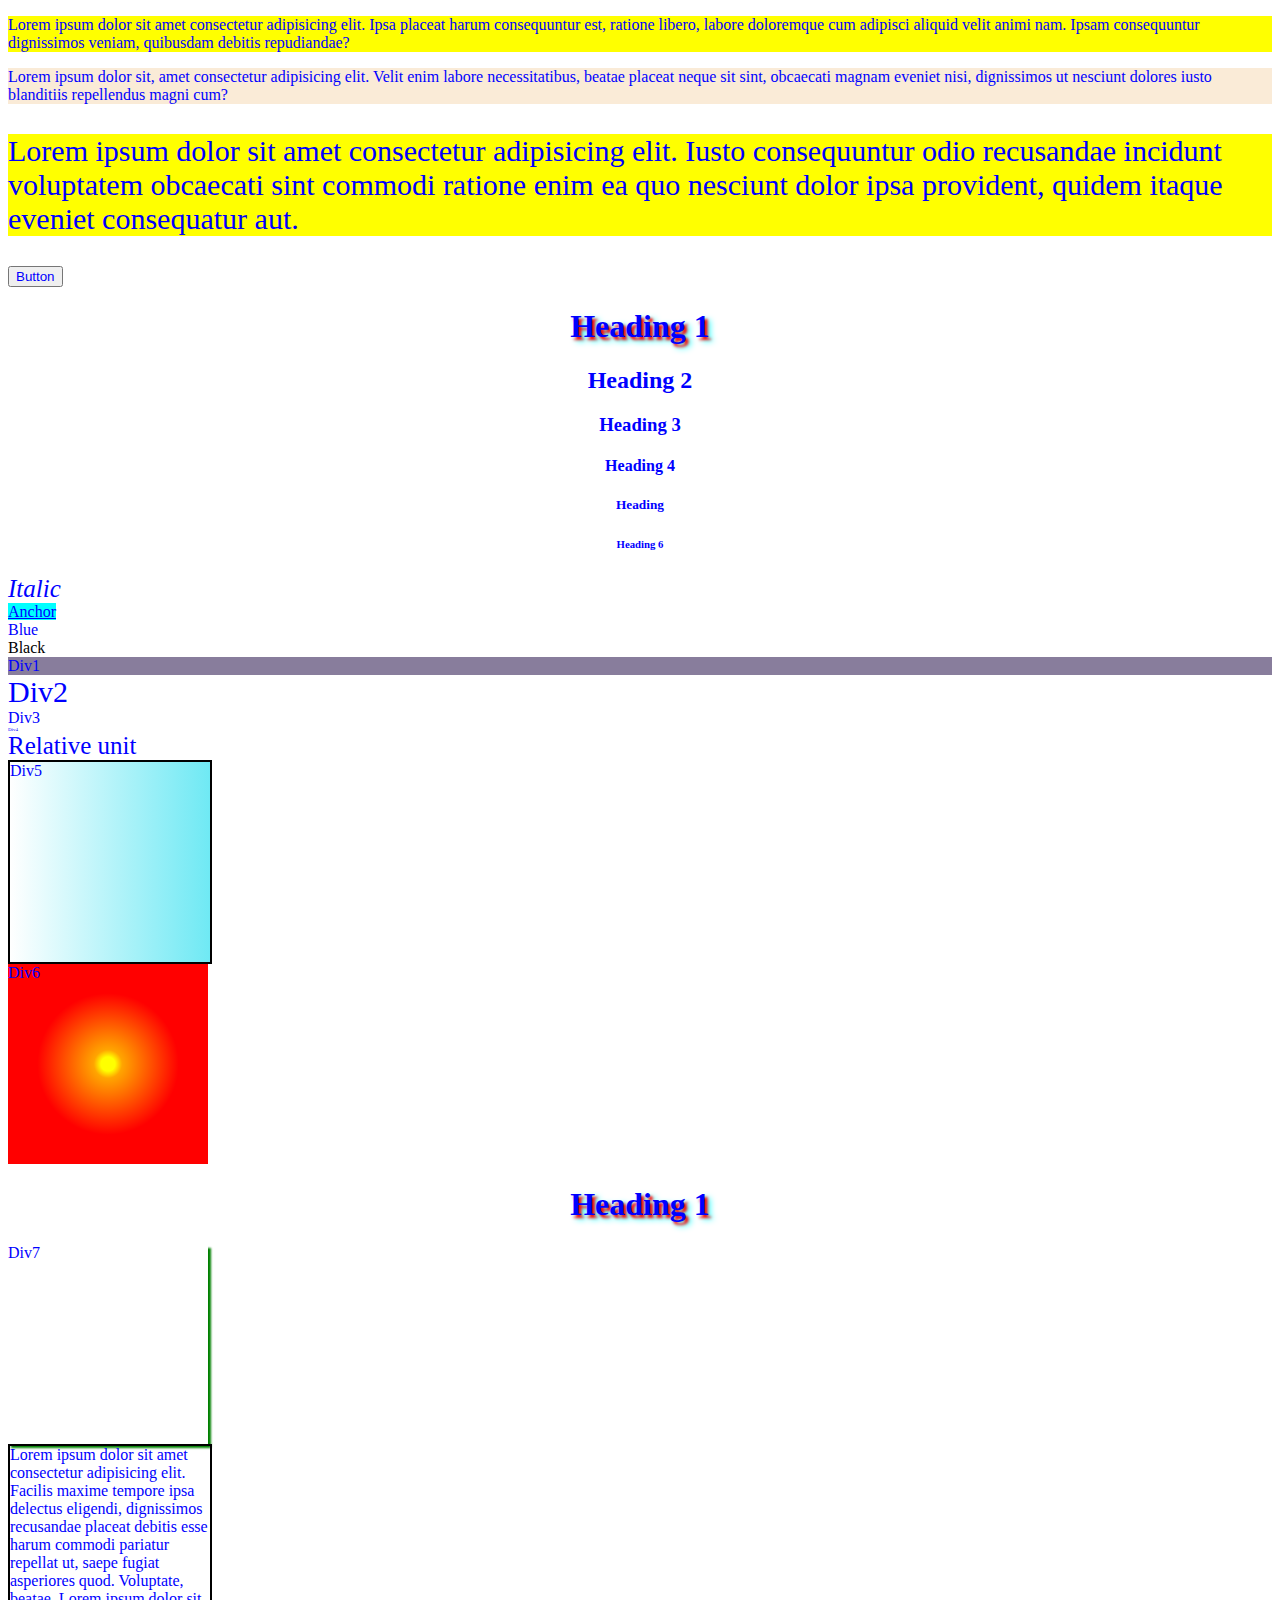
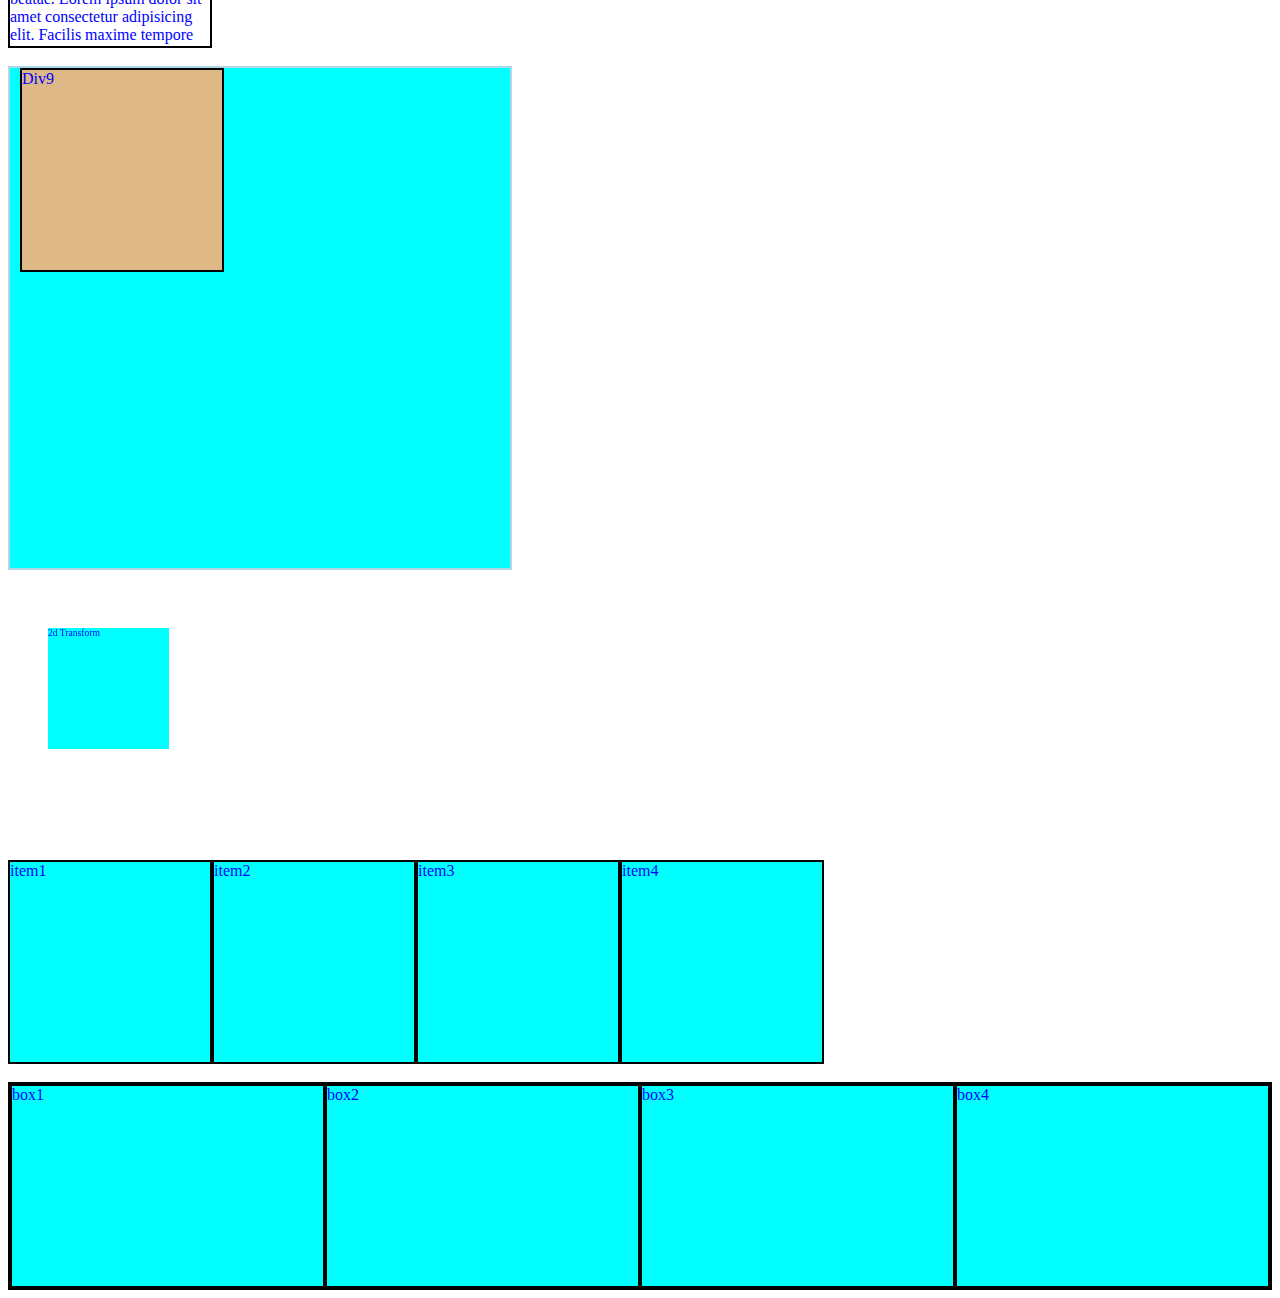
<file: index.html>
<!DOCTYPE html>
<html lang="en">
<head>
    <meta charset="UTF-8">
    <meta name="viewport" content="width=device-width, initial-scale=1.0">
    <title>Document</title>
    <link rel="stylesheet" href="style.css">
    <link rel="icon"  href="cssimg.png">
</head>
<body>
 
    <!--A CSS selector selects the HTML element(s) you want to style-->
    
    <p>Lorem ipsum dolor sit amet consectetur adipisicing elit. Ipsa placeat harum consequuntur est, ratione libero, 
        labore doloremque cum adipisci aliquid velit animi nam. Ipsam consequuntur dignissimos veniam, quibusdam debitis repudiandae?</p>
        
      <p id="para">Lorem ipsum dolor sit, amet consectetur adipisicing elit. Velit enim labore necessitatibus, beatae placeat neque
             sit sint, obcaecati magnam eveniet nisi, dignissimos ut nesciunt dolores iusto blanditiis repellendus magni cum?</p>

    <p class="p3">Lorem ipsum dolor sit amet consectetur adipisicing elit. Iusto consequuntur odio recusandae
    incidunt voluptatem obcaecati sint commodi ratione enim ea quo nesciunt dolor ipsa provident, quidem itaque eveniet consequatur aut.</p>

    <button>Button</button>
    <h1>Heading 1</h1>
    <h2>Heading 2</h2>
    <h3>Heading 3</h3>
    <h4>Heading 4</h4>
    <h5>Heading</h5>
    <h6>Heading 6</h6>

    <div>
        <i>Italic</i>
    </div>
    <a href="#" target="_blank">Anchor</a>
    <!--The box model is the basic building block of website
    Padding - space b/w content and border
    Margin - Space around the element-->

    <!--Colors in css
    Hexadecimal colors - A hexadecimal colors is specified with #RRGGBB where RR = red, GG = green, bb = blue-->
    <div style="color: #0000ff;">Blue</div>
    <div style="color: #000000;">Black</div>

    <!--RGB - An rgb color value is specified with rgba() function
    Intencity of color range 0-255-->
    <div style="background-color: rgba(123, 111, 145, 0.9);">Div1</div>

    <!--Units in css
    Absolute unit - It is fixed not vary
   Eg - px,cm,in,px-->
<div style="font-size: 30px;">Div2</div>

<!--Percentage unit - It depend on parent element-->
<div style="height: 100%;">
    Div3
</div>

<!--Relative unit - It depend on other(font size) element
em - Relative parent font size
rem - Relative to root element -->
<div class="hh">Div4
    <div class="unit">Relative unit</div>
</div>

<!--Css gradient - It display smooth transition b/w two or more specified colors-->
<!--Linear Gradient-->

<div class="div5">Div5</div>
<!--Radical gradient - It defined by its center-->
<div class="div6">Div6</div>

<h1 class="h1">Heading 1</h1>
<div class="div7">Div7</div>

<div class="div8">Lorem ipsum dolor sit amet consectetur adipisicing elit. Facilis maxime tempore ipsa delectus eligendi, 
    dignissimos recusandae placeat debitis esse harum commodi pariatur repellat ut, saepe fugiat asperiores quod. Voluptate, beatae.
    Lorem ipsum dolor sit amet consectetur adipisicing elit. Facilis maxime tempore ipsa delectus eligendi, 
    dignissimos recusandae placeat debitis esse harum commodi pariatur repellat ut, saepe fugiat asperiores quod. Voluptate, beatae
    Lorem ipsum dolor sit amet consectetur adipisicing elit. Facilis maxime tempore ipsa delectus eligendi, 

</div><br>

<div class="pra">
<div class="div9">Div9</div>
</div> <br>

<!--Css transform allow you to make move, rotate, scale and skew elements-->
 <div id="transform">2d Transform</div><br><br><br><br>
 <div id="container">
    <div class="item">item1</div>
    <div class="item">item2</div>
    <div class="item">item3</div>
    <div class="item">item4</div>
</div><br> 

<!--flex-items properties-->

<div class="contain">
    <div class="box" id="box1">box1</div>
    <div class="box" id="box2">box2</div>
    <div class="box" id="box3">box3</div>
    <div class="box" id="box4">box4</div>
</div>


</body>
</html>
</file>
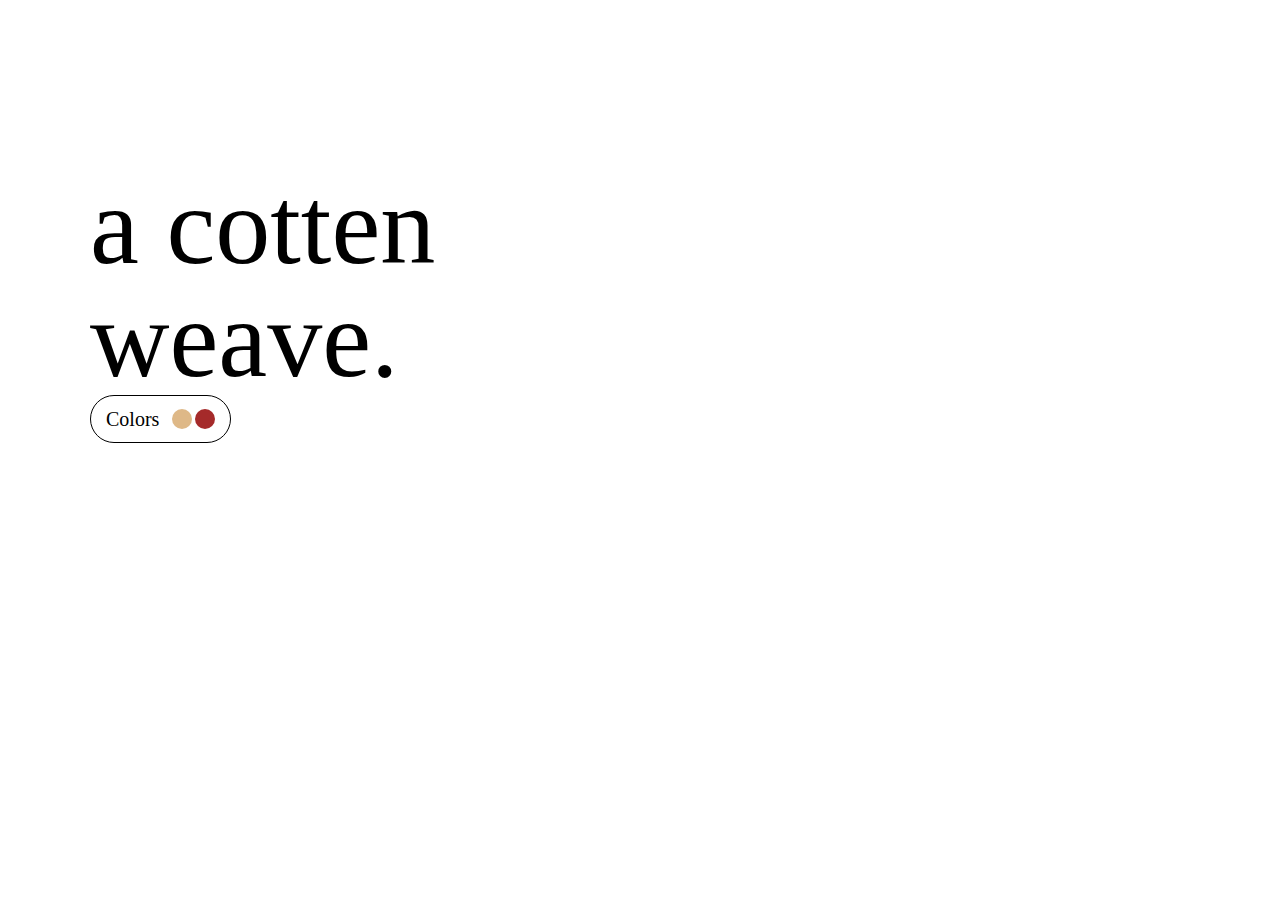
<file: ACottonWeave/index.html>
<!DOCTYPE html>
<html lang="en">
<head>
    <meta charset="UTF-8">
    <meta name="viewport" content="width=device-width, initial-scale=1.0">
    <title></title>
    <link rel="stylesheet" href="style.css">
</head>
<body>

    <div id="main">
        <div id="left">
            <h1>a cotten<br> weave.</h1>
            <div id="bottom-left">
                <div id="color">
                    <h5>Colors</h5>
                    <div id="color1"></div>
                    <div id="color2"></div>
                </div>
            </div>
        </div>
        <div id="right"></div>
    </div>
</body>
</html>
</file>
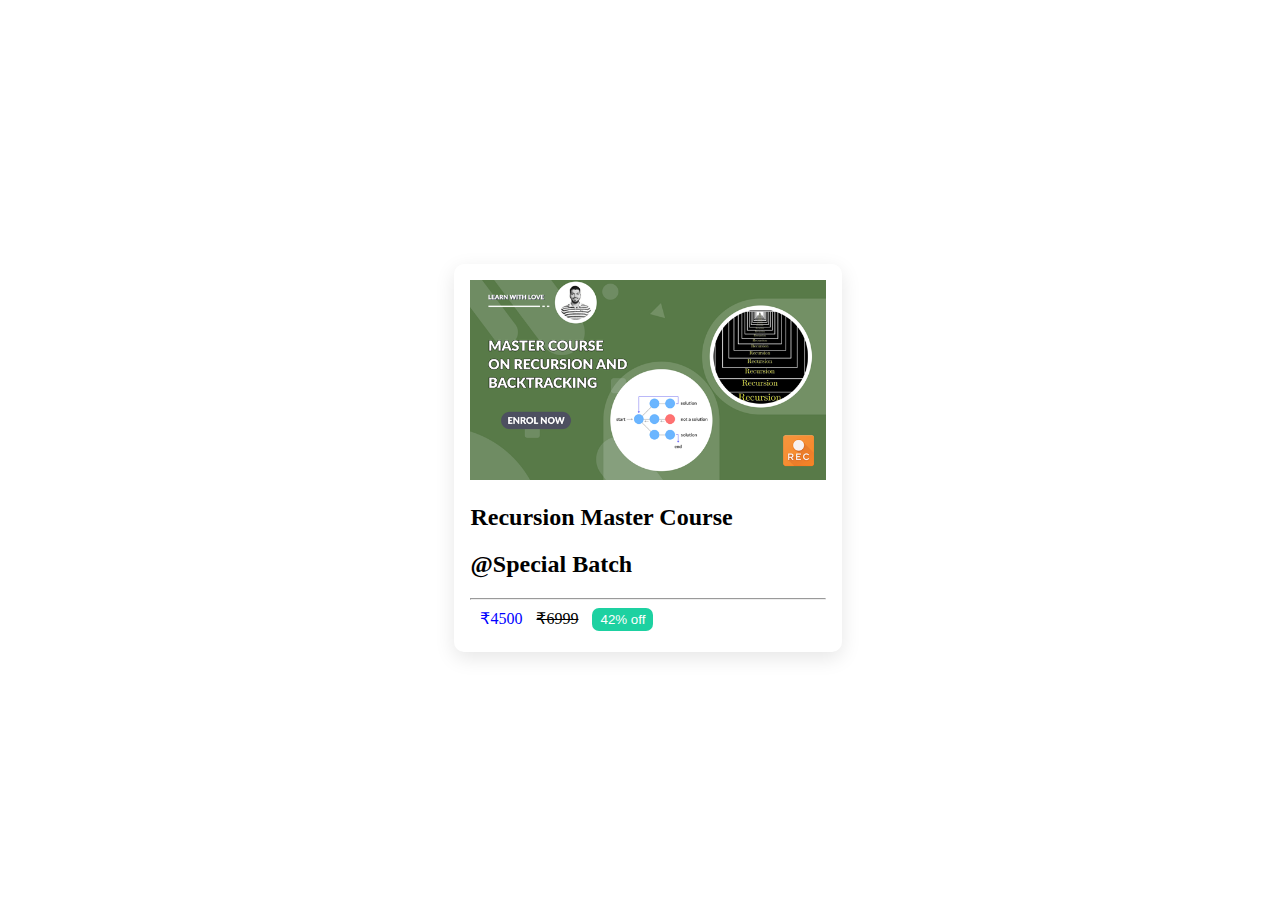
<file: Cardproject/index.html>
<!DOCTYPE html>
<html lang="en">
<head>
    <meta charset="UTF-8">
    <meta name="viewport" content="width=device-width, initial-scale=1.0">
    <title>CardProject</title>
    <link rel="stylesheet" href="style.css">
</head>
<body>
 
  <div class="container">
    <div class="card">
    <img src="cardimg.jpg">
    <div>
        <h2>Recursion Master Course</h2>
        <h2> @Special Batch</h2>
        <hr>
       
        <div class="text">
        <span>&#8377;4500</span>
        <del>&#8377;6999</del>
        <button>42% off</button></div>
        
      </div>
    </div>
</div>
</body>
</html>
</file>
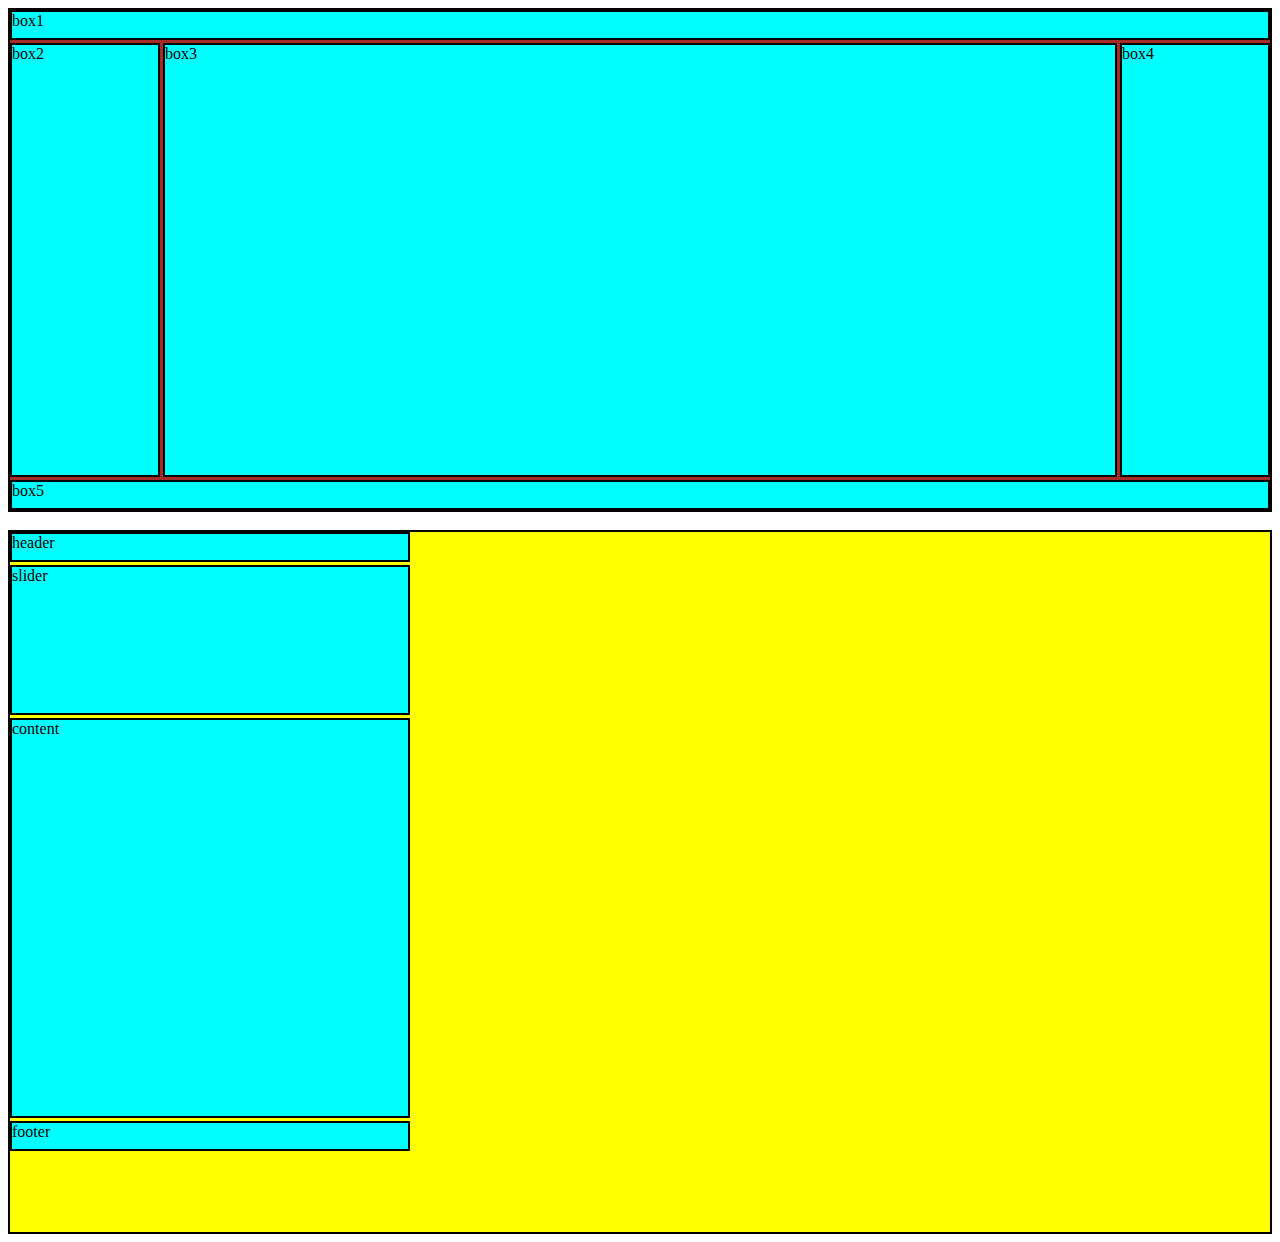
<file: Grid/index.html>
<!DOCTYPE html>
<html lang="en">
<head>
    <meta charset="UTF-8">
    <meta name="viewport" content="width=device-width, initial-scale=1.0">
    <title>Grid</title>
    <link rel="stylesheet" href="style.css">
</head>
<body>

    <!--grid - It is layout which is collection of rows and column. There is gap b/w them which is called gutter-->
<div class="contain">
    <div class="box" id="box1">box1</div>
    <div class="box" id="box2">box2</div>
    <div class="box" id="box3">box3</div>
    <div class="box" id="box4">box4</div>
    <div class="box" id="box5">box5</div>
    <!-- <div class="item" id="item5">item5</div>
    <div class="item" id="item6">item6</div>
    <div class="item" id="item7">item7</div>
    <div class="item" id="item8">item8</div>
    <div class="item" id="item9">item9</div>
    <div class="item" id="item10">item10</div>
    <div class="item" id="item11">item11</div>
    <div class="item" id="item12">item12</div> -->
</div><br>

<!--grid template area - It is the property used to name the rows and columns of a grid
and to sets its layout -->
<div class="container">
    <div class="item" id="header">header</div>
    <div class="item" id="slider">slider</div>
    <div class="item" id="content">content</div>
    <div class="item" id="footer">footer</div>
</div>

</body>
</html>
</file>
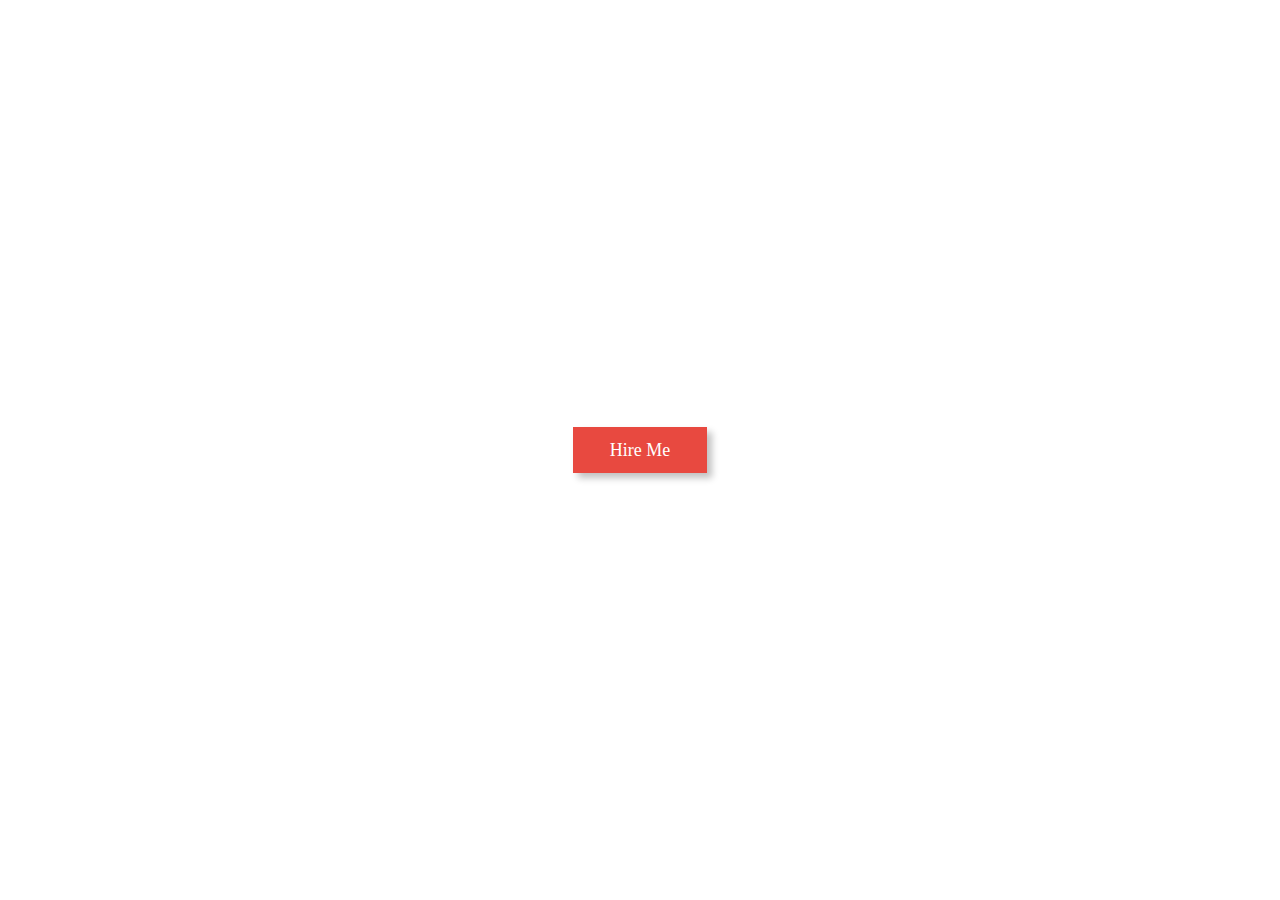
<file: hireme/index.html>
<!DOCTYPE html>
<html lang="en">
<head>
    <meta charset="UTF-8">
    <meta name="viewport" content="width=device-width, initial-scale=1.0">
    <title>HireMe Button</title>
    <link rel="stylesheet" href="style.css">
</head>
<body>

    <div id="wrapper">
        <div class="btn-pink">Hire Me</div>
    </div>
    
</body>
</html>
</file>
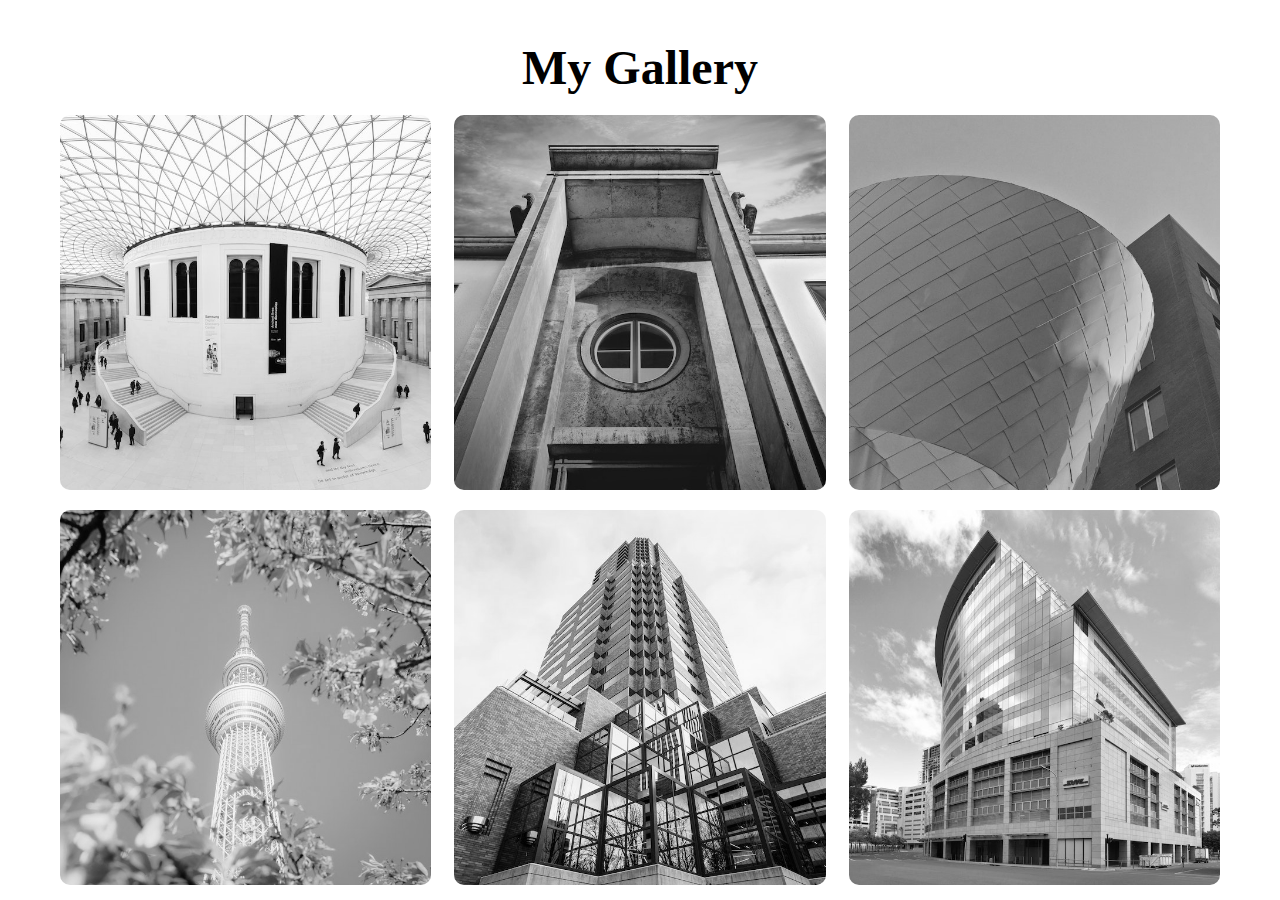
<file: imageGallery/index.html>
<!DOCTYPE html>
<html lang="en">
<head>
    <meta charset="UTF-8">
    <meta name="viewport" content="width=device-width, initial-scale=1.0">
    <title>Image Gallery</title>
    <link rel="stylesheet" href="style.css">
</head>
<body>
 <div id="wrapper">
    <div class="container">
        <h1>My Gallery</h1>
        <div class="gallery">
            <figure class="card">
                <img src="assets/image1.jpg" alt="">
                <figcaption>image1</figcaption>
            </figure>
                        <figure class="card">
                <img src="assets/image2.jpeg" alt="">
                <figcaption>image2</figcaption>
            </figure>
                        <figure class="card">
                <img src="assets/image3.jpeg" alt="">
                <figcaption>image3</figcaption>
            </figure>
                        <figure class="card">
                <img src="assets/image4.jpeg" alt="">
                <figcaption>image4</figcaption>
            </figure>
                        <figure class="card">
                <img src="assets/image5.jpeg" alt="">
                <figcaption>image5</figcaption>
            </figure>
                        <figure class="card">
                <img src="assets/image6.jpeg" alt="">
                <figcaption>image6</figcaption>
            </figure>

             <figure class="card">
                <img src="assets/image7.jpeg" alt="">
                <figcaption>image7</figcaption>
            </figure>

             <figure class="card">
                <img src="assets/image8.jpeg" alt="">
                <figcaption>image8</figcaption>
            </figure>

             <figure class="card">
                <img src="assets/image9.jpeg" alt="">
                <figcaption>image9</figcaption>
            </figure>
        </div>
    </div>
 </div>   
</body>
</html>
</file>
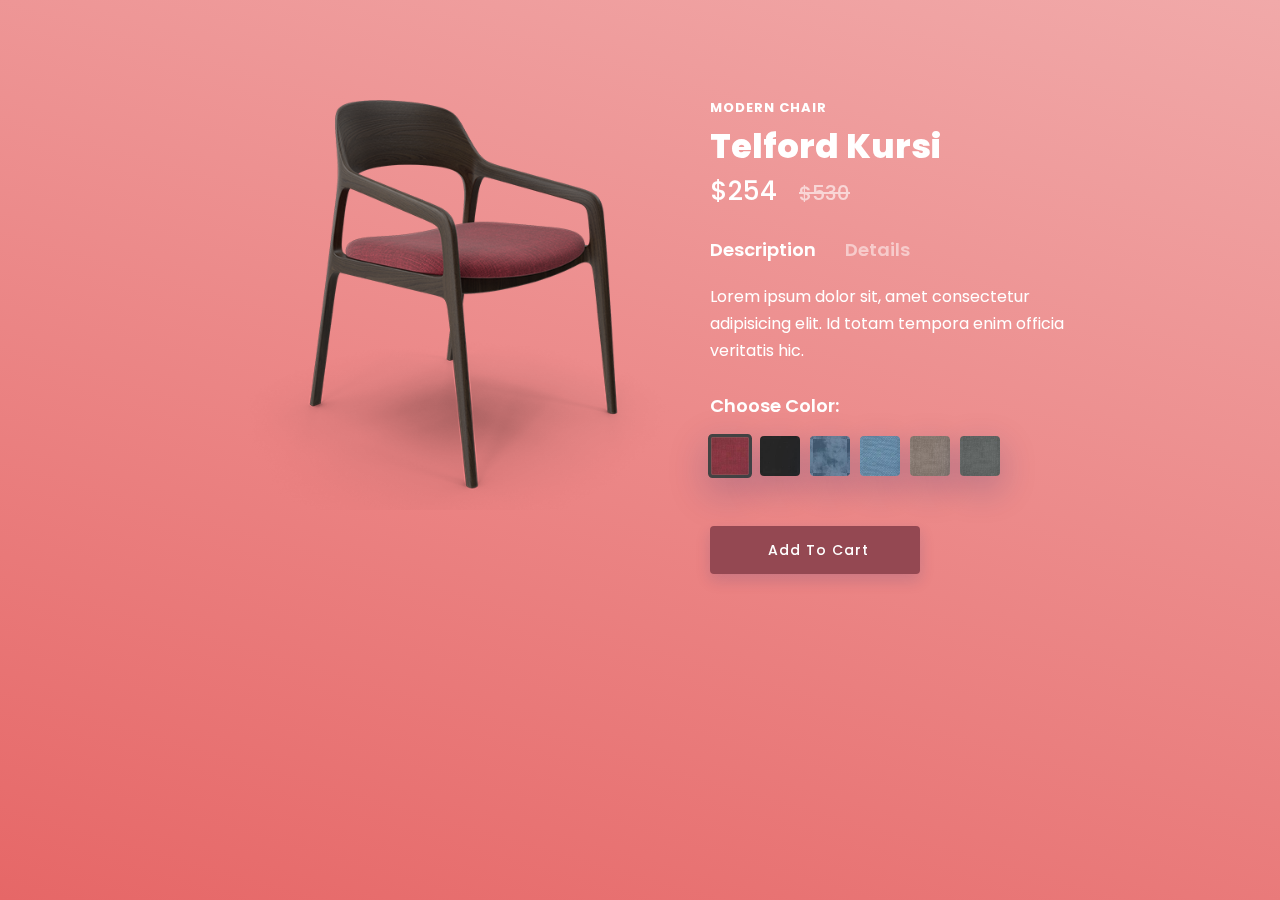
<file: ModernChair/index.html>
<!DOCTYPE html>
<html lang="en">
<head>
    <meta charset="UTF-8">
    <meta name="viewport" content="width=device-width, initial-scale=1.0">
    <title>Modern Chair</title>
    <link rel="stylesheet" href="style.css">
</head>
<body>

    <div class="section-fluid-main">
		<div class="section">
			<div class="info-wrap mob-margin">
				<p class="title-up">Modern chair</p>
				<h2>Telford Kursi</h2>
				<h4>$254 <span>$530</span></h4>
				<div class="section-fluid">
					<input class="desc-btn" type="radio" id="desc-1" name="desc-btn" checked />
					<label for="desc-1">Description</label>
					<input class="desc-btn" type="radio" id="desc-2" name="desc-btn" />
					<label for="desc-2">Details</label>
					<div class="section-fluid desc-sec accor-1">
						<p>
							Lorem ipsum dolor sit, amet consectetur adipisicing elit. Id totam tempora enim officia
							veritatis hic.
						</p>
					</div>
					<div class="section-fluid desc-sec accor-2">
						<div class="section-inline">
							<p><span>80</span>cm<br />Length</p>
						</div>
						<div class="section-inline">
							<p><span>65</span>cm<br />Width</p>
						</div>
						<div class="section-inline">
							<p><span>90</span>cm<br />Height</p>
						</div>
						<div class="section-inline">
							<p><span>17.6</span>lbs<br />Weight</p>
						</div>
					</div>
				</div>
				<h5>Choose Color:</h5>
			</div>
			<input class="color-btn for-color-1" type="radio" id="color-1" name="color-btn" checked />
			<label class="first-color" for="color-1"></label>
			<input class="color-btn for-color-2" type="radio" id="color-2" name="color-btn" />
			<label class="color-2" for="color-2"></label>
			<input class="color-btn for-color-3" type="radio" id="color-3" name="color-btn" />
			<label class="color-3" for="color-3"></label>
			<input class="color-btn for-color-4" type="radio" id="color-4" name="color-btn" />
			<label class="color-4" for="color-4"></label>
			<input class="color-btn for-color-5" type="radio" id="color-5" name="color-btn" />
			<label class="color-5" for="color-5"></label>
			<input class="color-btn for-color-6" type="radio" id="color-6" name="color-btn" />
			<label class="color-6" for="color-6"></label>
			<div class="info-wrap">
				<a href="#" class="btn"><i class="uil uil-shopping-cart icon"></i> Add To Cart</a>
			</div>
			<div class="img-wrap chair-1"></div>
			<div class="img-wrap chair-2"></div>
			<div class="img-wrap chair-3"></div>
			<div class="img-wrap chair-4"></div>
			<div class="img-wrap chair-5"></div>
			<div class="img-wrap chair-6"></div>
			<div class="back-color"></div>
			<div class="back-color chair-2"></div>
			<div class="back-color chair-3"></div>
			<div class="back-color chair-4"></div>
			<div class="back-color chair-5"></div>
			<div class="back-color chair-6"></div>
		</div>
	</div>
</body>  
</html>
</file>
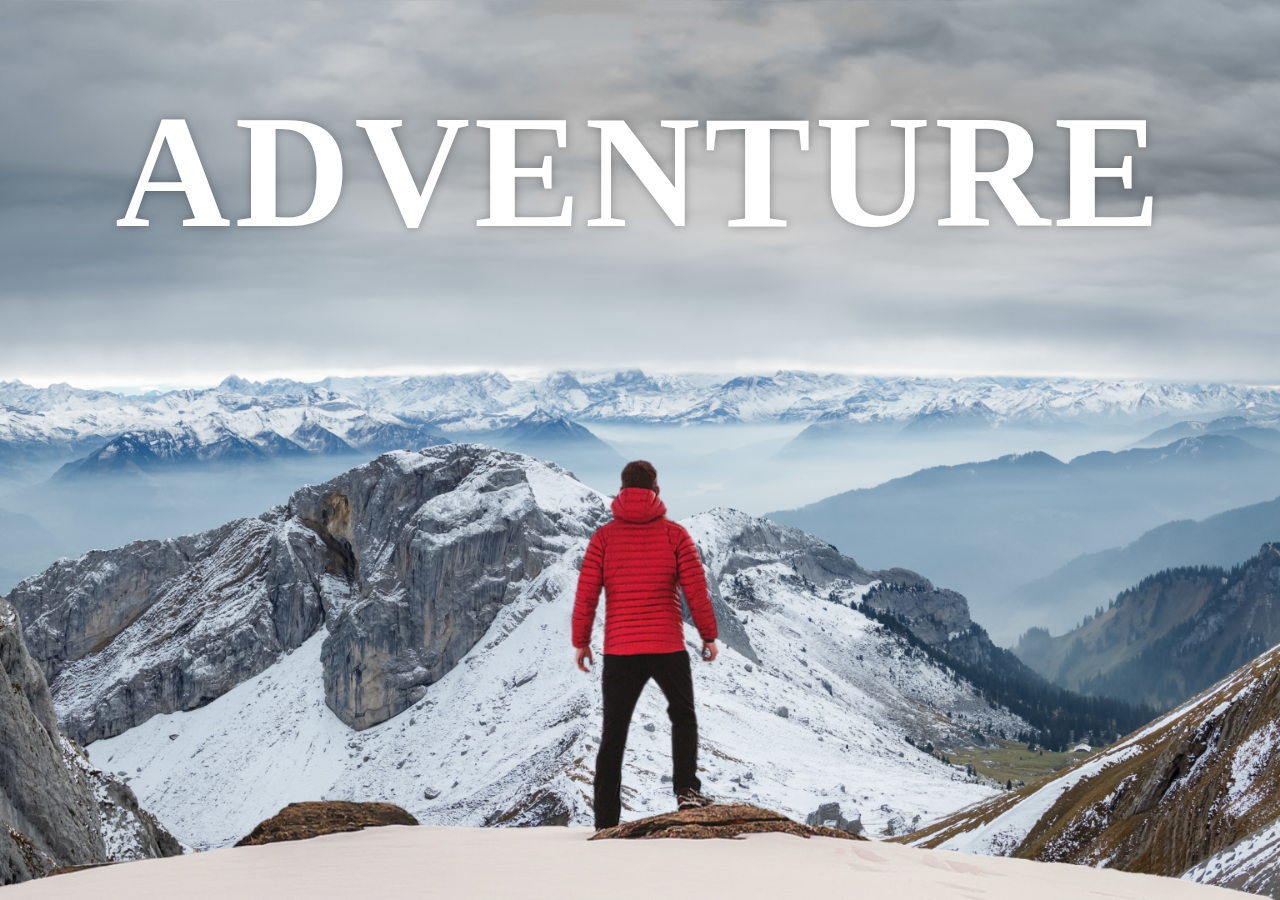
<file: parallaxeffect/index.html>
<!DOCTYPE html>
<html lang="en">
<head>
    <meta charset="UTF-8">
    <meta name="viewport" content="width=device-width, initial-scale=1.0">
    <title>ParallaxEffect</title>
    <link rel="stylesheet" href="style.css">
</head>
<body>
    
    <div class="wrapper">
    <div class="container">
        <img src="background.png" class="background">
        <img src="foreground.png" class="foreground">
        <h1>ADVENTURE</h1>
    </div>

    <section>
        <h2 class="secHeading">Adventure Time</h2>
        <p class="text">Lorem ipsum dolor, sit amet consectetur adipisicing elit. Molestiae distinctio blanditiis expedita non fuga itaque labore praesentium facilis quod aut? 
            Consequatur alias ullam blanditiis obcaecati eos iure, quibusdam quod officia.<br><br>Lorem ipsum dolor sit amet consectetur adipisicing elit. Et, aperiam sint iusto obcaecati numquam quibusdam quam tempora, deserunt autem eligendi facere nemo veritatis. Dolor sunt delectus eligendi numquam a consequuntur!</p>
    
    <div class="bg bg1">
        <h2 class="desc">BIKING</h2>

    </div>
<p class="text">Lorem ipsum dolor, sit amet consectetur adipisicing elit. Molestiae distinctio blanditiis expedita non fuga itaque labore praesentium facilis quod aut? 
            Consequatur alias ullam blanditiis obcaecati eos iure, quibusdam quod officia.<br><br>Lorem ipsum dolor sit amet consectetur adipisicing elit. Et, aperiam sint iusto obcaecati numquam quibusdam quam tempora, deserunt autem eligendi facere nemo veritatis. Dolor sunt delectus eligendi numquam a consequuntur!</p>


            <div class="bg bg2">
                <h2 class="desc">PARA GLIDING</h2>
        
            </div>
        <p class="text">Lorem ipsum dolor, sit amet consectetur adipisicing elit. Molestiae distinctio blanditiis expedita non fuga itaque labore praesentium facilis quod aut? 
                    Consequatur alias ullam blanditiis obcaecati eos iure, quibusdam quod officia.<br><br>Lorem ipsum dolor sit amet consectetur adipisicing elit. Et, aperiam sint iusto obcaecati numquam quibusdam quam tempora, deserunt autem eligendi facere nemo veritatis. Dolor 
                    sunt delectus eligendi numquam a consequuntur!</p>

                    <div class="bg bg3">
                        <h2 class="desc">SURFING</h2>
                
                    </div>
                <p class="text">Lorem ipsum dolor, sit amet consectetur adipisicing elit. Molestiae distinctio blanditiis expedita non fuga itaque labore praesentium facilis quod aut? 
                            Consequatur alias ullam blanditiis obcaecati eos iure, quibusdam quod officia.<br><br>Lorem ipsum dolor sit amet consectetur adipisicing elit. Et, aperiam sint iusto obcaecati numquam quibusdam quam tempora, deserunt autem eligendi facere nemo 
                            veritatis. Dolor sunt delectus eligendi numquam a consequuntur!</p>
        </section>
   

</div>

</body>
</html>
</file>
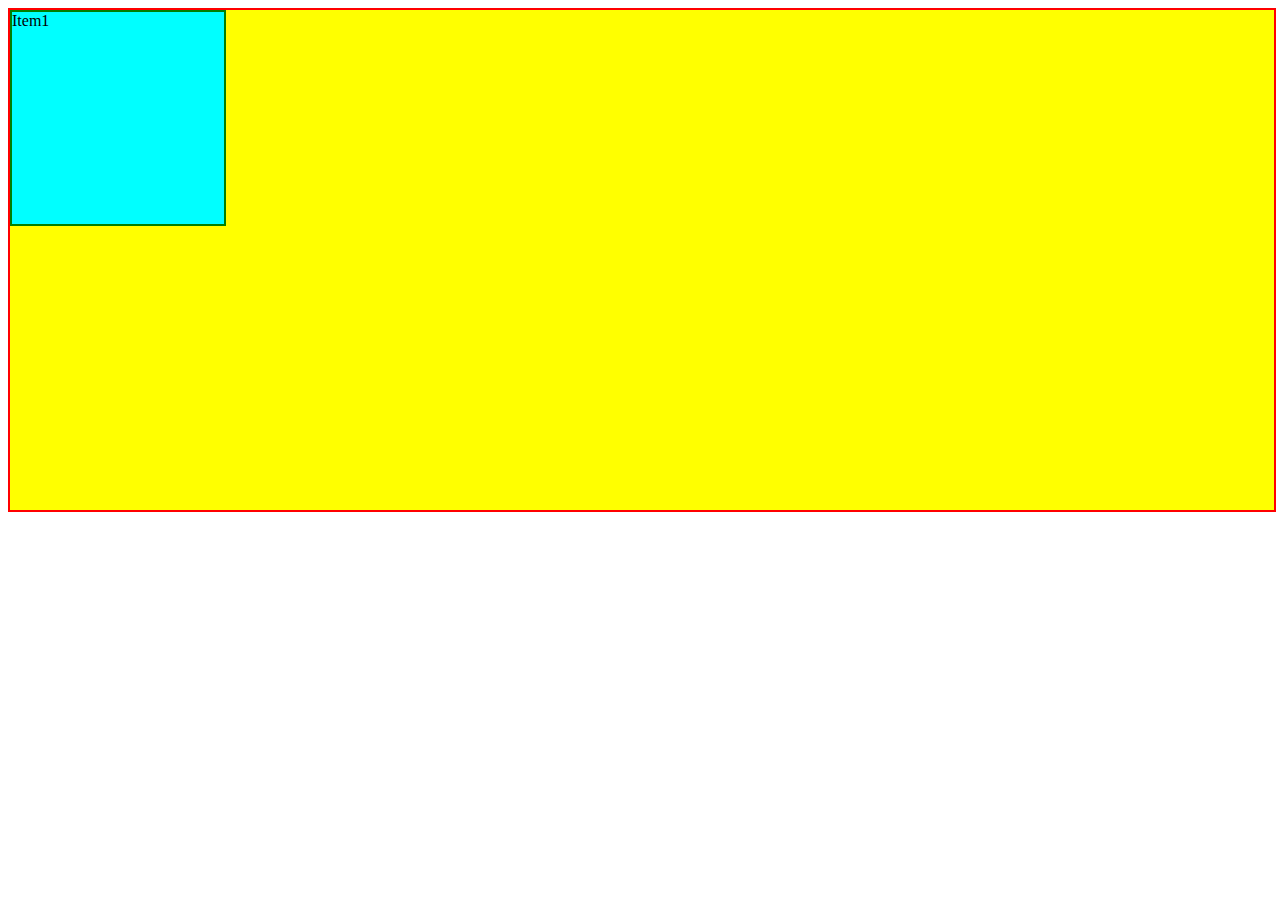
<file: Transitions&Animations/index.html>
<!DOCTYPE html>
<html lang="en">
<head>
    <meta charset="UTF-8">
    <meta name="viewport" content="width=device-width, initial-scale=1.0">
    <title>Transitions And Animations</title>
    <link rel="stylesheet" href="style.css">
</head>
<body>
    <!--Transition-->
   <!-- <div class="container">
    <div class="box">
        Box
    </div>
   </div>  -->

   <!--Animation-->
   <div class="parent">
    <div class="item">Item1</div>
   </div>
</body>
</html>
</file>
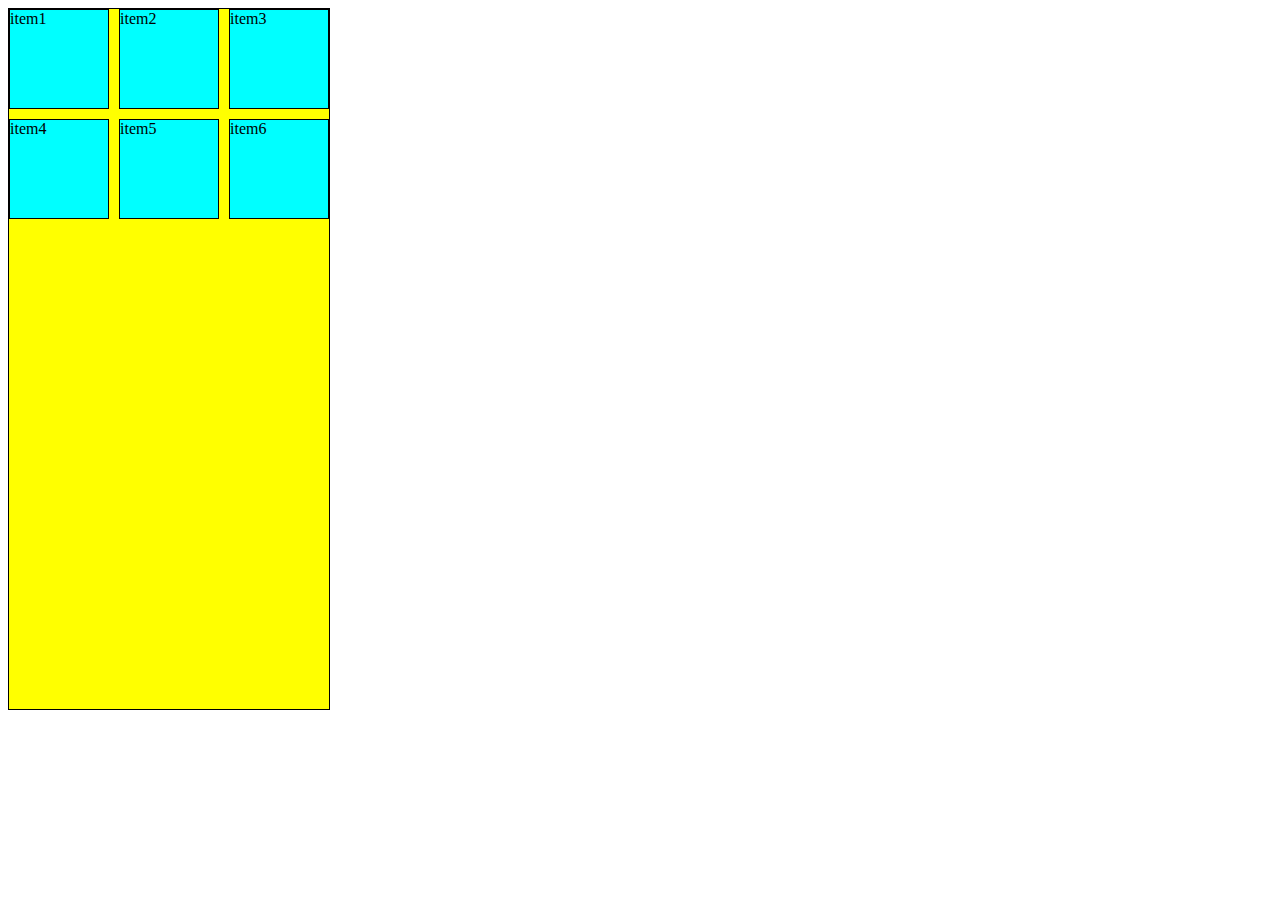
<file: Grid/advancegrid/index.html>
<!DOCTYPE html>
<html lang="en">
<head>
    <meta charset="UTF-8">
    <meta name="viewport" content="width=device-width, initial-scale=1.0">
    <title>Advance grid</title>
    <link rel="stylesheet" href="style.css">
</head>
<body>
    
    <!--grid auto rows and columns-->
    
    <!-- <div class="container">
        <div class="box" id="header">Header</div>
        <div class="box" id="sidebar">Sidebar</div>
        <div class="box" id="content">Content</div>
        <div class="box" id="footer">Footer</div>
        <div class="box" id="header">Header</div>
        <div class="box" id="sidebar">Sidebar</div>
        <div class="box" id="content">Content</div>
        <div class="box" id="footer">Footer</div>
        <div class="box" id="header">Header</div>
        <div class="box" id="sidebar">Sidebar</div>
        <div class="box" id="content">Content</div>
        <div class="box" id="footer">Footer</div>
        <div class="box" id="header">Header</div>
        <div class="box" id="sidebar">Sidebar</div>
        <div class="box" id="content">Content</div>
        <div class="box" id="footer">Footer</div>
        <div class="box" id="header">Header</div>
        <div class="box" id="sidebar">Sidebar</div>
        <div class="box" id="content">Content</div>
        <div class="box" id="footer">Footer</div>
        <div class="box" id="header">Header</div>
        <div class="box" id="sidebar">Sidebar</div>
        <div class="box" id="content">Content</div>
        <div class="box" id="footer">Footer</div>
    </div> -->

    <div class="contain">
        <div class="item" id="item1">item1</div>
        <div class="item" id="item2">item2</div>
        <div class="item" id="item3">item3</div>
        <div class="item" id="item4">item4</div>
        <div class="item" id="item5">item5</div>
        <div class="item" id="item6">item6</div>
    </div>


</body>
</html>
</file>
<file: style.css>
/* Element Selector */
p{
    background-color: yellow;
}

/* ID Selector -  when you select element using id selector */
#para{
    background-color: antiquewhite;
}

/* Class Selector - select element using class */
.p3{
    font-size: 30px;
}

/* Pseudo-classes selector is keyword added to selector that specifies a special state of the selected elements */
button:hover{
    background-color: aquamarine;
}

/* Select Multiple elements for style separating them with commas */
h1, h2, h3, h4, h5, h6{
  text-align: center;
}

/* Universal Selector in CSS is used to select all the elements on the HTML page, such as <p>, <h1>, <img> etc. */
*{
    color: blue;
}

/* Nested selector select element inside the another element */
div i{
    font-size: 25px;
}

/* The [attribute] selector is used to select elements with a specified attribute. */

a[target]{
 background-color: aqua;
}

 .hh{
    font-size: 5px;
} 

.unit{
    font-size: 5em;
}

.div5{
    /* background-image: linear-gradient(to right, red,blue);
    background-image: linear-gradient(90deg, red, blue); */
    background-image: linear-gradient(to right, rgba(255,0,0,0), rgba(111,233,244));
    height: 200px;
    width: 200px;
    border: 2px solid black;
}

.div6{
    /* background-image: radial-gradient(red, green, blue, orange); */
    background-image: radial-gradient(yellow 5%, orange 10%, red 50%);
    height: 200px;
    width: 200px;
}

/*Shadow*/

h1{
    /* text-shadow: 3px 4px 3px red; */
    text-shadow: 3px 3px 3px red, 5px 4px 6px aqua;

}

.div7{

    height: 200px;
    width: 200px;
    box-shadow: 3px 4px 2px green;
}


/* overflow property controls what happens to content that is too big to fit into an area. */
.div8{
    height: 200px;
    width: 200px;
    border: 2px solid black;
    overflow: auto;
}


.pra{
    height: 500px;
    width: 500px;
    background-color: aqua;
    border: 2px solid lightblue;
    position: relative;
}
.div9{
    height: 200px;
    width: 200px;
    background-color: burlywood;
    border: 2px solid black;
    /* position: static; */
    /* position: relative; */
    /* position: fixed; */
    position: sticky;
    left: 20px;
    top: 30px;
}

#transform{

    height: 200px;
    width: 200px;
    background-color: aqua;
    /* transform: translate(200px, 200px); */
    /* transform: rotate(45deg); */
    /* transform: scale(1); */
    /* transform: skew(20deg); */
     transform: matrix(1, 2, -1, 1, translatex(8), translatex(3));
 }

  #transform{
    height: 200px;
    width: 200px;
    background-color: aqua;
    transform: perspective(30px) translateZ(-20px); 

 }

  #container{

    display: flex;
     /* flex-direction: row; 
     flex-wrap: wrap; 
     flex-flow: row wrap; 
     justify-content: start;
    justify-content: end;
     justify-content: center;
    justify-content: space-around;
    justify-content: space-between;
    justify-content: space-evenly;
     align-items: start; 
     align-items: end;
     align-items: baseline; */
     align-items: stretch; 
    
    } 

 .item{
    height: 200px;
    width: 200px;
    border: 2px solid black;
    background-color: aqua;
 }

 .contain{
     border: 2px solid black; 
     background-color: aqua;
    display: flex;
 }

 .box{
    height: 200px;
    width: 200px;
    border: 2px solid black;
    flex-grow: 1;
    }

 #box1{
    /* order: 8; */
    flex-grow: 1;
 }

 #box2{
    flex-shrink: 2;
 }

 #box3{
    align-self: flex-end;
 }
</file>
<file: ACottonWeave/style.css>
*{
    margin: 0;
    padding: 0;
    box-sizing: border-box;
    font-family: 'work sans';
}

html, body{
    height: 100%;
    width: 100%;
}

#main{
    height: 100%;
    width: 100%;
    display: flex;
    align-items: flex-end;
    padding: 0px 90px;
    padding-top: 170px;
    gap: 60px;
}

#left{
    height: 100%;
    width: 45%;
    display: flex;
    flex-direction: column;
    padding-bottom: 50px;
}

#left h1{
    font-size: 8.6vw;
    font-weight: 500;
    line-height: 8.8vw;
    font-family: work sans;
}

#bottom-left{
    width: 100%;
}

#color{
    width: fit-content;
    padding: 10px 15px;
    display: flex;
    align-items: center;
    justify-content: center;
    border-radius: 50px;
    border: 1px solid #000;
}

#color h5{
    font-size: 20px;
    margin-right: 10px;
    font-weight: 500;
}

#color1{
    height: 20px;
    width: 20px;
    background-color: burlywood;
    border-radius: 50%;
    margin: 3px;
}

#color2{
    height: 20px;
    width: 20px;
    background-color: brown;
    border-radius: 50%;
}

#left h2{
    margin-top: 50px;
    font-size: 2vw;
    margin-bottom: 10px;
}

#left p{
    font-size: 1.15vw;
    width: 65%;
    font-weight: 600;
    color: #444;
    line-height: 1.6vw;
}

#right{
    height: 90%;
    width: 33%;
    position: relative;
}

#right-top{
    height: 80px;
    width: 100%;
    display: flex;
    align-items: center;
    justify-content: space-between;
    padding-right: 20px;
}

#right-top h4{
    font-size: 30px;
    font-family: work sans;
}

#right-top h5{
    font-size: 16px;
}

#right-top h5 i{
    color: gold;
}

#right img{
    width: 100%;
    height: 100%;
    object-fit: cover;
}

#round-shape{
    position: absolute;
    height: 150px;
    width: 150px;
    background-color: rgb(3, 3, 7);
    color: #fff;
    border-radius: 50%;
    right: -20%;
    display: flex;
    align-items: center;
    justify-content: center;
    top: 24%;
}

#round-shape h5{
    font-size: 25px;
    font-weight: 500;
}

#rotated{
    position: absolute;
    left: -8%;
    rotate: -90deg;
    bottom: 3px;
    transform-origin: 0 0;
    font-size: 25px;
    font-weight: 500;
}

@media (max-width:600px) {
    #main{
    height: 100%;
    width: 100%;
    display: flex;
    align-items: flex-start;
    flex-direction: column;
    justify-content: flex-start;
    padding: 40px;
    padding-top: 40px;
    gap: 30px;
}

#left{
    height: fit-content;
    width: 100%;
    display: flex;
    flex-direction: column;
    justify-content: space-between;
    padding-bottom: 50px;
    gap: 50px;
}

#left h1{
    font-size: 18vw;
    font-weight: 500;
    line-height: 18vw;
    font-family: work sans;
}

#bottom-left{
    width: 100%;
}

#color{
    width: fit-content;
    padding: 6px 12px;
    display: flex;
    align-items: center;
    justify-content: center;
    border-radius: 50px;
    border: 1px solid #000;
}

#color h5{
    font-size: 12px;
    margin-right: 5px;
    font-weight: 500;
}

#color1{
    height: 12px;
    width: 12px;
    background-color: burlywood;
    border-radius: 50%;
    margin: 3px;
}

#color2{
    height: 12px;
    width: 12px;
    background-color: brown;
    border-radius: 50%;
}

#left h2{
    margin-top: 20px;
    font-size: 3vw;
    margin-bottom: 8px;
}

#left p{
    font-size: 2.8vw;
    width: 85%;
    font-weight: 600;
    color: #444;
    line-height: 3vw;
}

#right{
    height: 70%;
    width: 100%;
    position: relative;
    display: flex;
    flex-direction: column-reverse;
}

#right-top{
    height: 60px;
    width: 100%;
    display: flex;
    align-items: center;
    justify-content: space-between;
    padding-right: 0px;
}

#right-top h4{
    font-size: 20px;
    font-weight: 600;
    font-family: work sans;
}

#right-top h5{
    font-size: 14px;
}

#right-top h5 i{
    color: gold;
}

#right img{
    width: 100%;
    height: 90%;
    object-fit: cover;
}

#round-shape{
    position: absolute;
    height: 100px;
    width: 100px;
    background-color: rgb(3, 3, 7);
    color: #fff;
    border-radius: 50%;
    right: -9%;
    display: flex;
    align-items: center;
    justify-content: center;
    top: -10%;
}

#round-shape h5{
    font-size: 14px;
    font-weight: 500;
}

#rotated{
    position: absolute;
    top: -9%;
    left: 1%;
    rotate: 0deg;
    transform-origin: 0 0;
    font-size: 35px;
    font-weight: 500;
}
}
</file>
<file: Cardproject/style.css>
.container{

    display: flex;
    flex-direction: column;
    height: 100vh;
    width: 100vw;
    justify-content: center;
    align-items: center;
}

.card{

    border: #ffffff;
    border-radius: 10px;
    padding: 16px;
    background-color: #ffffff;
    box-shadow: 0px 6px 20px rgba(0,0,0,0.1);

}

.card:hover{

    box-shadow: 5px 5px 40px rgba(0,0,0,0.1);
}

.card img{

    height: 200px;
}

.text{

    word-spacing: 10px;
    margin-bottom: 5px;
    margin-left: 10px;
}

.text span{

    color: blue;
}

.text button{

    background-color: #1DD1A1;
    border-radius: 7px;
    border: none;
    padding: 4px 8px;
    color: #ffffff;
}
</file>
<file: Grid/style.css>
/*.contain{
    display: grid;
    /* grid-template-columns: 1fr 1fr 1fr;
    grid-template-rows: 90px 90px 90px; */
    /* grid-template-columns: repeat(3, 1fr);
    grid-template-rows: repeat(3, 1fr);
    gap: 10px;
    height: 500px;
    border: 1px solid black;
} */

/* .item{
    height: 80px;
    width: 80px;
    background-color: aqua;
    border: 1px solid black;
} */

 /*.contain{
    background-color: brown;
    height: 500px;
    display: grid;
    grid-template-columns: 150px 1fr 1fr 150px;
    grid-template-rows: 30px 1fr 30px; 
    gap: 3px;
    border: 3px solid black;
} 

 .box{

    background-color: aqua;
    border: 3px solid black;

} 

 #box3{
    grid-column-start: 2;
    grid-column-end: 4;
} */ 

 /* #box1, #box4{

    grid-column-start: 1;
    grid-column-end: 5;
}  */

.contain{
    background-color: brown;
    height: 500px;
    display: grid;
    gap: 3px;
    border: 2px solid black;
     grid-template-columns: 150px 1fr 150px;
    grid-template-rows: 30px 1fr 30px;  
}

.box{

    background-color: aqua;
    border: 2px solid black;
}

#box1,#box5{

    grid-column-start: 1;
    grid-column-end: 4;
}

#box3{
    grid-column-start: 2;
    grid-column-end: 3;
}

.container{
    background-color: yellow;
    border: 2px solid black;
    height: 700px;
    display: grid;
    grid-template-columns: 400px;
    grid-template-rows: 30px 150px 400px 30px;
    gap: 3px;
    grid-template-areas: 
    "hd"
    "side"
    "main"
    "ft"
    ;

}

.item{ 
    /* height: 80px;
    width: 80px;  */
    background-color: aqua;
    border: 2px solid black;
}

#header{
    grid-area: hd;
}

#footer{
    grid-area: ft;
}

#sidebar{
    grid-area: side;
}

#content{
    grid-area: main;
}
</file>
<file: hireme/style.css>
*{

    margin: 0;
    padding: 0;
    box-sizing: border-box;
}

#wrapper{

    /* background-color: red; */
    /* border: 1px solid black; */
    height: 100vh;
    width: 100vw;
    display: flex;
    justify-content: center;
    align-items: center;
    /* padding: 50px; */
}

.btn-pink{

    background-color: #e84940;
    padding: 0.8rem 2.3rem;
    color: white;
    font-size: 18px;
    box-shadow: 5px 5px 7px 0px #0000003f;
    position: relative;
    z-index: 1;
}

.btn-pink::before{

    content: "";
    background-color: #1f1f1f;
    position: absolute;
    top: 0;
    left: 0;
    right: 0;
    bottom: 0;
    transform: scaleX(0);
    transform-origin: left;
    transition: all 1s;
    z-index: -1;
}

.btn-pink:hover::before{

    transform: scaleX(1);
}
</file>
<file: imageGallery/style.css>
*{
    margin: 0;
    padding: 0;
    box-sizing: border-box;
}

#wrapper{
    height: 100vh;
    overflow-x: hidden;
    overflow-y: auto;
}

.container{
    height: 100%;
    max-width: 1200px;
    margin: 0 auto;
    padding: 20px;
}

.container h1{
    margin: 20px 0;
    text-align: center;
    margin-bottom: 20px;
    font-size: 3rem;
}

.gallery{
    display: flex;
    flex-wrap: wrap;
    justify-content: space-between;
}

.card{
    width: 32%;
    position: relative;
    margin-bottom: 20px;
    border-radius: 10px;
    overflow: hidden;
}

.card img{
    width: 100%;
    height: 100%;
    filter: grayscale(100%);
    box-shadow: 0 0 20px #333;
    object-fit: cover;
}

.card:hover{
    transform: scale(1.03);
    transition: 0.5s;
    filter: drop-shadow(0 0 10px #333);
}

.card:hover img{
    filter: grayscale(0%);
}

.card figcaption{
    position: absolute;
    bottom: 0;
    left: 0;
    padding: 25px;
    width: 100%;
    height: 20%;
    font-size: 16px;
    font-weight: 500;
    color: #fff;
    opacity: 0;
    border-radius: 0 0 10px 10px;
    background: linear-gradient(0deg, rgba(0, 0, 0.5) 0%, rgba(255, 255, 255, 0) 100%);
    transition: 0.3s;
}

.card:hover figcaption{
    opacity: 1;
    transform: scale(1.03s);
}
</file>
<file: ModernChair/style.css>
@import url("https://fonts.googleapis.com/css?family=Poppins:400,500,600,700,800,900");

*,
*::before,
*::after {
  margin: 0;
  padding: 0;
  box-sizing: border-box;
}

body {
  font-family: "Poppins", sans-serif;
  font-weight: 400;
  font-size: 15px;
  line-height: 1.7;
  color: #fff;
  background-color: #1f2029;
  min-height: 100vh;
  margin: 0;
  padding: 0;
  overflow-x: none;
}

p {
  font-family: "Poppins", sans-serif;
  font-weight: 400;
  font-size: 16px;
  line-height: 1.7;
  color: #fff;
  margin: 0;
}

.section-fluid-main {
  position: relative;
  display: block;
  width: 100%;
  overflow: hidden;
}

.section {
  position: relative;
  max-width: calc(100% - 40px);
  width: 860px;
  margin: 0 auto;
  display: flex;
  flex-wrap: wrap;
  padding: 100px 0;
}

.section-fluid {
  position: relative;
  width: 100%;
  display: block;
}

[type="radio"]:checked,
[type="radio"]:not(:checked) {
  position: absolute;
  visibility: hidden;
}

.color-btn:checked + label,
.color-btn:not(:checked) + label {
  position: relative;
  height: 40px;
  transition: all 200ms linear;
  border-radius: 4px;
  width: 40px;
  overflow: hidden;
  border: none;
  cursor: pointer;
  color: #ffeba7;
  margin-right: 10px;
  box-shadow: 0 12px 35px 0 rgba(16, 39, 112, 0.25);
  z-index: 10;
  background-position: center;
  background-size: cover;
  border: 3px solid transparent;
}

.color-btn:checked + label {
  border-color: #434343;
  transform: scale(1.1);
}

label.first-color {
  margin-left: 500px;
  background-image: url("./images/color1.jpg");
}
label.color-2 {
  background-image: url("./images/color2.jpg");
}
label.color-3 {
  background-image: url("./images/color3.jpg");
}
label.color-4 {
  background-image: url("./images/color4.jpg");
}
label.color-5 {
  background-image: url("./images/color5.jpg");
}
label.color-6 {
  background-image: url("./images/color6.jpg");
}

.img-wrap {
  position: absolute;
  top: 100px;
  left: 0;
  width: 500px;
  height: 410px;
  display: inline-block;
  z-index: 9;
  transition: all 550ms linear;
  transition-delay: 100ms;
  background-position: center top;
  background-size: 100%;
  background-repeat: no-repeat;
  background-image: url("./images/chair1.png");
  opacity: 0;
}

.for-color-1:checked ~ .img-wrap.chair-1 {
  opacity: 1;
  animation: shake 0.7s cubic-bezier(0.36, 0.07, 0.19, 0.97) both;
}
.img-wrap.chair-2 {
  background-image: url("./images/chair2.png");
}
.for-color-2:checked ~ .img-wrap.chair-2 {
  opacity: 1;
  animation: shake 0.7s cubic-bezier(0.36, 0.07, 0.19, 0.97) both;
}
.img-wrap.chair-3 {
  background-image: url("./images/chair3.png");
}
.for-color-3:checked ~ .img-wrap.chair-3 {
  opacity: 1;
  animation: shake 0.7s cubic-bezier(0.36, 0.07, 0.19, 0.97) both;
}
.img-wrap.chair-4 {
  background-image: url("./images/chair4.png");
}
.for-color-4:checked ~ .img-wrap.chair-4 {
  opacity: 1;
  animation: shake 0.7s cubic-bezier(0.36, 0.07, 0.19, 0.97) both;
}
.img-wrap.chair-5 {
  background-image: url("./images/chair5.png");
}
.for-color-5:checked ~ .img-wrap.chair-5 {
  opacity: 1;
  animation: shake 0.7s cubic-bezier(0.36, 0.07, 0.19, 0.97) both;
}
.img-wrap.chair-6 {
  background-image: url("./images/chair6.png");
}
.for-color-6:checked ~ .img-wrap.chair-6 {
  opacity: 1;
  animation: shake 0.7s cubic-bezier(0.36, 0.07, 0.19, 0.97) both;
}
@keyframes shake {
  10%,
  90% {
    transform: translate3d(-1px, 0, 0) rotate(-1deg);
  }
  20%,
  80% {
    transform: translate3d(2px, 0, 0) rotate(2deg);
  }
  30%,
  50%,
  70% {
    transform: translate3d(-3px, 0, 0) rotate(-3deg);
  }
  40%,
  60% {
    transform: translate3d(3px, 0, 0) rotate(3deg);
  }
}

.back-color {
  position: fixed;
  top: 0;
  left: 0;
  width: 100%;
  height: 100%;
  display: block;
  z-index: 1;
  background-image: linear-gradient(196deg, #f1a9a9, #e66767);
  transition: all 250ms linear;
  transition-delay: 300ms;
}
.back-color.chair-2 {
  background-image: linear-gradient(196deg, #4c4c4c, #262626);
  opacity: 0;
}
.for-color-2:checked ~ .back-color.chair-2 {
  opacity: 1;
}
.back-color.chair-3 {
  background-image: linear-gradient(196deg, #8a9fb2, #5f7991);
  opacity: 0;
}
.for-color-3:checked ~ .back-color.chair-3 {
  opacity: 1;
}
.back-color.chair-4 {
  background-image: linear-gradient(196deg, #97afc3, #6789a7);
  opacity: 0;
}
.for-color-4:checked ~ .back-color.chair-4 {
  opacity: 1;
}
.back-color.chair-5 {
  background-image: linear-gradient(196deg, #afa6a0, #8c7f76);
  opacity: 0;
}
.for-color-5:checked ~ .back-color.chair-5 {
  opacity: 1;
}
.back-color.chair-6 {
  background-image: linear-gradient(196deg, #aaadac, #838786);
  opacity: 0;
}
.for-color-6:checked ~ .back-color.chair-6 {
  opacity: 1;
}

.info-wrap {
  position: relative;
  margin-left: 500px;
  z-index: 10;
  display: block;
  text-align: left;
}
.title-up {
  font-family: "Poppins", sans-serif;
  font-weight: 700;
  text-transform: uppercase;
  letter-spacing: 1px;
  font-size: 13px;
  line-height: 1.2;
  color: #fff;
  margin-top: 0;
  margin-bottom: 10px;
}
h2 {
  font-family: "Poppins", sans-serif;
  font-weight: 800;
  font-size: 34px;
  line-height: 1.2;
  color: #fff;
  margin-top: 0;
  margin-bottom: 10px;
}
h4 {
  font-family: "Poppins", sans-serif;
  font-weight: 500;
  font-size: 26px;
  line-height: 1.2;
  color: #fff;
  margin-top: 0;
  margin-bottom: 30px;
}
h4 span {
  text-decoration: line-through;
  font-size: 20px;
  opacity: 0.6;
  padding-left: 15px;
}
h5 {
  font-family: "Poppins", sans-serif;
  font-weight: 600;
  font-size: 18px;
  line-height: 1.2;
  color: #fff;
  margin-top: 0;
  margin-bottom: 20px;
}
.desc-btn:checked + label,
.desc-btn:not(:checked) + label {
  position: relative;
  transition: all 200ms linear;
  display: inline-block;
  border: none;
  cursor: pointer;
  color: #ffeba7;
  font-family: "Poppins", sans-serif;
  font-weight: 600;
  font-size: 18px;
  line-height: 1.2;
  color: #fff;
  margin-right: 25px;
  opacity: 0.5;
}
.desc-btn:checked + label {
  opacity: 1;
}
.desc-btn:not(:checked) + label:hover {
  opacity: 0.8;
}

.desc-sec {
  padding-top: 20px;
  padding-bottom: 30px;
  transition: all 250ms linear;
  opacity: 0;
  overflow: hidden;
  pointer-events: none;
  transform: translateY(20px);
}
.desc-sec.accor-2 {
  position: absolute;
  top: 25px;
  left: 0;
  width: 100%;
  z-index: 2;
}
#desc-1:checked ~ .desc-sec.accor-1 {
  opacity: 1;
  pointer-events: auto;
  transform: translateY(0);
}
#desc-2:checked ~ .desc-sec.accor-2 {
  opacity: 1;
  pointer-events: auto;
  transform: translateY(0);
}
.section-inline {
  position: relative;
  display: inline-block;
  margin-right: 20px;
}
.section-inline p span {
  font-size: 30px;
  line-height: 1.1;
}

.btn {
  position: relative;
  font-family: "Poppins", sans-serif;
  font-weight: 500;
  font-size: 14px;
  line-height: 2;
  height: 48px;
  border-radius: 4px;
  width: 210px;
  letter-spacing: 1px;
  display: inline-flex;
  align-items: center;
  justify-content: center;
  border: none;
  cursor: pointer;
  overflow: hidden;
  background-color: transparent;
  color: #fff;
  box-shadow: 0 6px 15px 0 rgba(16, 39, 112, 0.15);
  transition: all 250ms linear;
  text-decoration: none;
  margin-top: 50px;
}
.icon {
  padding-right: 7px;
  font-size: 20px;
}
.btn:before {
  position: absolute;
  top: 0;
  left: 0;
  width: 100%;
  height: 100%;
  content: "";
  z-index: -1;
  background-color: #944852;
  transition: background-color 250ms 300ms ease;
}
.btn:hover {
  box-shadow: 0 12px 35px 0 rgba(16, 39, 112, 0.25);
  background-color: #333;
}
.for-color-2:checked ~ .info-wrap .btn:before {
  background-color: #1a1a1a;
}
.for-color-3:checked ~ .info-wrap .btn:before {
  background-color: #40566e;
}
.for-color-4:checked ~ .info-wrap .btn:before {
  background-color: #5e89b2;
}
.for-color-5:checked ~ .info-wrap .btn:before {
  background-color: #8c7f76;
}
.for-color-6:checked ~ .info-wrap .btn:before {
  background-color: #5d6160;
}

@media screen and (max-width: 991px) {
  .section {
    margin: 0 auto;
    text-align: center;
    max-width: calc(100% - 40px);
    width: 370px;
  }
  label.first-color {
    margin-left: 0;
  }
  .info-wrap {
    margin-left: 0;
    width: 370px;
    margin: 0 auto;
    text-align: center;
  }
  .img-wrap {
    width: 375px;
    height: 308px;
    left: 50%;
    margin-left: -190px;
  }
  .mob-margin {
    margin-top: 320px;
  }
  .desc-btn:checked + label,
  .desc-btn:not(:checked) + label {
    margin-right: 15px;
    margin-left: 15px;
  }
  .color-btn:checked + label,
  .color-btn:not(:checked) + label {
    height: 40px;
    width: 40px;
    margin: 5px auto;
    text-align: center;
  }
  .section-inline {
    margin: 0 5px;
  }
}

@media screen and (max-width: 575px) {
  .section {
    width: 280px;
  }
  .info-wrap {
    width: 280px;
  }
  .color-btn:checked + label,
  .color-btn:not(:checked) + label {
    height: 30px;
    width: 30px;
  }
  .section-inline p span {
    font-size: 24px;
    line-height: 1.1;
  }
  .section-inline p {
    font-size: 14px;
  }
}
</file>
<file: parallaxeffect/style.css>
*{
    margin: 0;
    padding: 0;
    box-sizing: border-box;
}

.wrapper{
    height: 100vh;
    overflow-y: auto;
    overflow-x: hidden;
    perspective: 10px;
}

.container{
    position: relative;
    height: 100%;
    display: flex;
    justify-content: center;
    align-items: center;
    transform-style: preserve-3d;
    z-index: -1;
}

.background{
    transform: translateZ(-40px) scale(5);
}

.foreground{
    transform: translateZ(-20px) scale(3);
}
.background, .foreground{
    position: absolute;
    height: 100%;
    width: 100%;
    object-fit: cover;
    z-index: -1;
}

h1{
    position: absolute;
    font-size: 10rem;
    color: white;
    top: 5rem;
    letter-spacing: 4px;
    text-shadow: 0 0 10px rgba(0, 0, 0, 0.3);
}

section{
    background-color: rgba(45, 45, 45);
    color: white;
    padding: 5rem 0;
}

.secHeading{
    font-size: 5rem;
    padding: 0 10rem;
}

.text{
    font-size: 1.5rem;
    padding: 0 10rem;
    margin: 5rem 0;
}

.bg{
    position: relative;
    height: 500px;
    width: 100%;
    background-position: center;
    background-size: cover;
    background-attachment: fixed;
}

.desc{
    position: absolute;
    background-color: white;
    padding: 0.5rem 2.5rem;
    top: 50%;
    left: 50%;
    color: black;
    transform: translateX(-50%);
    font-size: 3.5rem;
    font-weight: 600;

}

.bg1{
    background-image: url(sport-1.jpg);
}

.bg2{
    background-image: url(sport-2.jpg);
}

.bg3{
    background-image: url(sport-3.jpg);
}
</file>
<file: Transitions&Animations/style.css>
/*Transition*/
.container{

    height: 500px;
    width: 500px;
    background-color: green;
    border: 3px solid red;
    display: flex;
}

.box{
    height: 150px;
    width: 150px;
    margin: 20px;
    border: 2px solid orange;
    background-color: aqua;
    /* transition: background-color 1s ease 2s; */
    transition: all 1s ease-in 2s;
}

.box:hover{

    background-color: brown;
    transform: rotate(45deg);
}

.parent{
    
    width: 100%;
    background-color: yellow;
    height: 500px;
    border: 2px solid red;
}

.item{
    height: 212px;
    width: 212px;
    border: 2px solid green;
    background-color: aqua;
    animation-name: sang;
    animation-duration: 4s;
    animation-timing-function: ease-in;
    animation-delay: 1s;
    animation-iteration-count: 2;
    animation-direction: normal;
}

/* @keyframes sang{

    from{
        
        width: 212px;

    }

    to{
    
        width: 800px;
    }
} */

@keyframes sang {

    0%{
        width: 212px;
        background-color: brown;
    }

    30%{

        width: 35%;
        background-color: blanchedalmond;
    }

    60%{

        width: 70%;
        background-color: aqua;
    }

    100%{

        width: 100%;
        height: 90%;
        background-color: blueviolet;
    }
    
}
</file>
<file: Grid/advancegrid/style.css>
/* grid auto rows and columns */

/*.container{

    height: 700px;
    border: 1px solid black;
    background-color: yellow;
    display: grid;
    grid-gap: 10px;

    grid-auto-rows: minmax(100px, auto);
    grid-template-columns: repeat(4, 1fr);

    /* grid-auto-columns: minmax(100px, auto);
    grid-template-rows: repeat(3,1fr);} */
/* 
    .box{
    border: 1pc solid green;
    background-color: aqua;
} */

.contain{

    height: 700px;
    background-color: yellow;
    border: 1px solid black;
    display: inline-grid;
    grid-gap: 10px;
    grid-template-columns: 100px 100px 100px;
    grid-template-rows: 100px 100px 100px;
    /* justify-content: start; */
    /* align-items: start; */
    /* align-items: center; */
    /* align-content: end; */
    /* justify-items: start; */
    /* justify-items: end; */
    /* place-content: center; (Justify content + align content) */
    /* place-items: center; (justify-items + align-items) */

}

.item{
    border: 1px solid black;
    background-color: aqua;
    /* align-self: flex-start;
    justify-self: start; */
    /* justify-self: center; */
}

/* #item1{
    align-self: flex-start;
    align-self: flex-end;
} */
</file>
